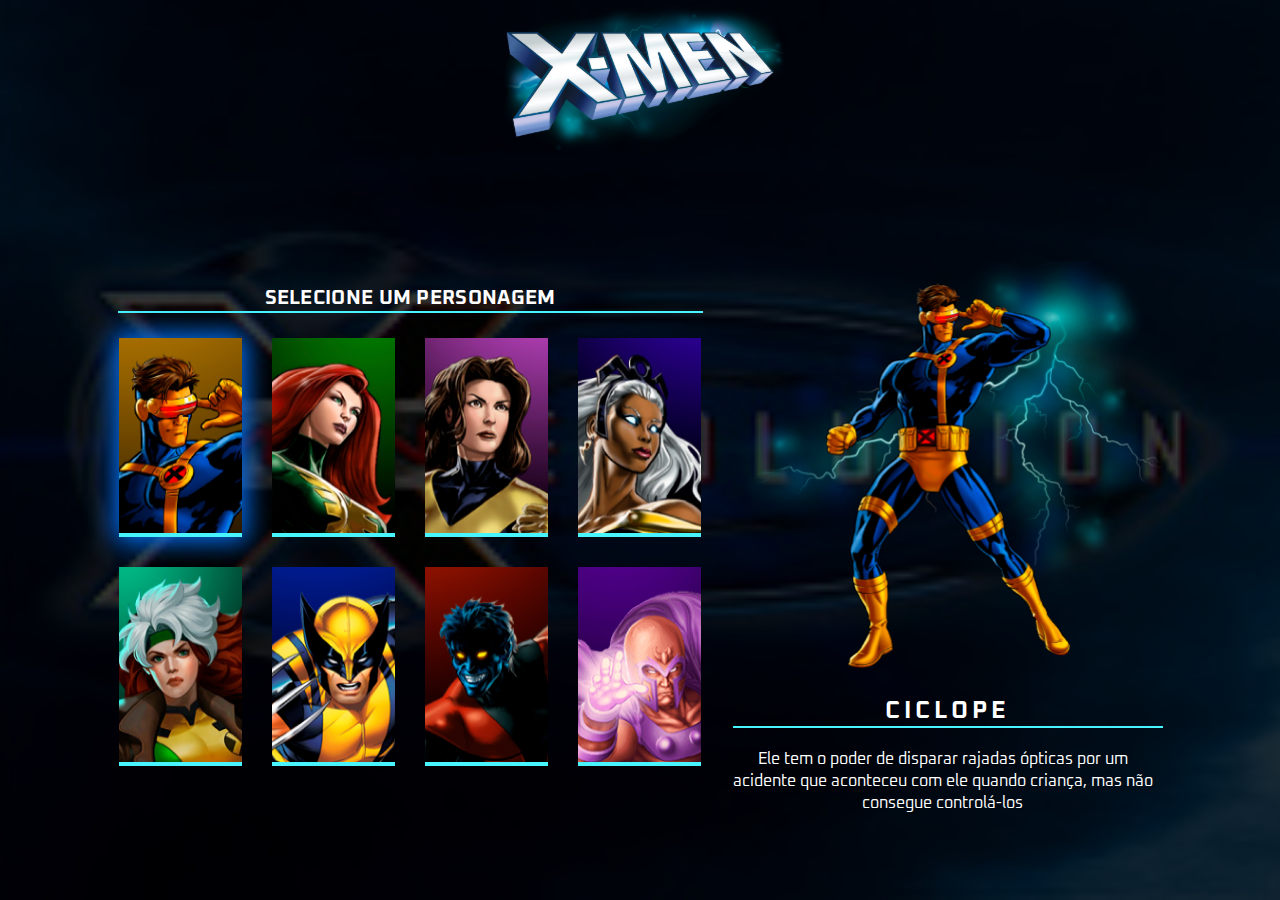
<file: x-men/index.html>
<!DOCTYPE html>
<html lang="pt-BR">
  <head>
    <meta charset="UTF-8" />
    <meta name="viewport" content="width=device-width, initial-scale=1.0" />
    <title>Projeto X-Men - Semana do Zero Ao Programador Contratado</title>

    <link rel="preconnect" href="https://fonts.googleapis.com" />
    <link rel="preconnect" href="https://fonts.gstatic.com" crossorigin />
    <link
      href="https://fonts.googleapis.com/css2?family=Oxanium:wght@300;400;700&display=swap"
      rel="stylesheet"
    />

    <link rel="stylesheet" href="./src/x-men-szpc-main/x-men-szpc-main/src/css/reset.css">
    <link rel="stylesheet" href="./src/x-men-szpc-main/x-men-szpc-main/src/css/estilos.css">
    <link rel="stylesheet" href="./src/x-men-szpc-main/x-men-szpc-main/src/css/responsivo.css">
  </head>
  <body>
    <header class="cabecalho">
      <img class="logo" src="./src/x-men-szpc-main/x-men-szpc-main/src/imagens/logo.svg" alt="Logo x-men">
    </header>

    <main class="selecao-de-personagens">
      <section class="personagens">
        <h1 class="titulo">Selecione um personagem</h1>
        <ul class="lista-de-personagens">
          <li class="personagem selecionado" id="ciclope" data-name="Ciclope" data-description="Ele tem o poder de disparar rajadas ópticas por um acidente que aconteceu com ele quando criança, mas não consegue controlá-los">
            <img
              src="./src/x-men-szpc-main/x-men-szpc-main/src/imagens/card-ciclope.jpg"
              alt="Personagem Ciclope"
            />
          </li>
          <li class="personagem" id="jean-grey" data-name="Jean Grey" data-description="Jean Grey é uma mutante nível ômega e o principal avatar da Força Fênix, no qual manifesta poderes cósmicos. A telepatia e telecinese">
            <img
              src="./src/x-men-szpc-main/x-men-szpc-main/src/imagens/card-jean-grey.jpg"
              alt="Personagem Jean Grey">
          </li>
          <li class="personagem" id="lince-negra" data-name="Lince Negra" data-description="Ela tem o poder de atravessar matéria sólida,campos de energia,rajadas ópticas, continuando intacta,e também tem o poder de andar no ar">
            <img
              src="./src/x-men-szpc-main/x-men-szpc-main/src/imagens/card-lince-negra.jpg"
              alt="Personagem Lince Negra">
          </li>

          <li class="personagem" id="tempestade" data-name="Tempestade" data-description="Tem o poder de controlar as forças da natureza, muito poderosa ela pode produzir raios, chuvas, gelos, ventos, neblina, entre outros efeitos">
            <img
              src="src/x-men-szpc-main/x-men-szpc-main/src/imagens/card-tempestade.jpg"
              alt="Personagem Tempestade"
            />
          </li>

          <li class="personagem" id="vampira" data-name="Vampira" data-description="Ela tem o poder de absorver a vitalidade e memória das pessoas que toca ou no caso dos mutantes os poderes e a memória, mas só temporariamente">
            <img
              src="./src/x-men-szpc-main/x-men-szpc-main/src/imagens/card-vampira.jpg"
              alt="Personagem Vampira"
            />
          </li>

          <li class="personagem" id="wolverine" data-name="Wolverine" data-description="Poderes. Garras Metálicas. Fator de Cura Regenerativo, Super Agilidade.">
            <img
              src="./src/x-men-szpc-main/x-men-szpc-main/src/imagens/card-wolverine.jpg"
              alt="Personagem Wolverine"
            />
          </li>

          <li class="personagem" id="noturno" data-name="Noturno" data-description="Ele é um mutante que nasceu com cauda, orelhas pontudas e com o poder de se Teletransportar">
            <img
              src="./src/x-men-szpc-main/x-men-szpc-main/src/imagens/card-noturno.jpg"
              alt="Personagem Noturno"
            />
          </li>

          <li class="personagem" id="magneto" data-name="Magneto" data-description="Ele tem o poder de magnetocinese, ou seja, controlar objetos de metal e criar campos magnéticos">
            <img
              src="./src/x-men-szpc-main/x-men-szpc-main/src/imagens/card-magneto.jpg"
              alt="Personagem Magneto"
            />
          </li>
        </ul>
      </section>
      <section class="personagem-selecionado">
        <img
          class="personagem-grande"
          src="./src/x-men-szpc-main/x-men-szpc-main/src/imagens/card-ciclope.png"
          alt="Personagem Selecionado"
        />

        <div class="informacoes-personagem">
          <h2 class="nome-personagem" id="nome-personagem">Ciclope</h2>
          <p class="descricao-personagem" id="descricao-personagem">
            Ele tem o poder de disparar rajadas ópticas por um acidente que
            aconteceu com ele quando criança, mas não consegue controlá-los
          </p>
        </div>
      </section>
    </main>
    <script src="./src/x-men-szpc-main/x-men-szpc-main/src/js/index.js"></script>
  </body>
</html>
</file>
<file: x-men/src/x-men-szpc-main/x-men-szpc-main/src/css/estilos.css>
body {
	font-family: "Oxanium", cursive;
	background-color: hsl(0, 0%, 0%);
	color: #ffffff;
}

body::before{
    content: "";
    background-image: url(../imagens/X-Men_Evolution_logo.jpg);
    background-repeat: no-repeat;
    background-size: cover;
    background-position: center;
    width: 100%;
    height: 100%;
    position:absolute;
    z-index: -1;
    opacity: 0.2;
}

.cabecalho{
	display: flex;
	justify-content: center;
}

.selecao-de-personagens{
	display: flex;
	align-items: center;
	gap: 30px;
    min-height: calc(100vh - 152px);
    justify-content: center;
}

.selecao-de-personagens .lista-de-personagens{
	display: flex;
	flex-wrap: wrap;
	gap: 30px;
	justify-content: center;
}

.selecao-de-personagens .personagens{
	display: flex;
	flex-direction: column;
	align-items: center;
	max-width: 585px;
	gap: 25px;
}

.selecao-de-personagens .personagens .titulo {
	font-size: 20px;
	letter-spacing: 0.3px;
	text-transform: uppercase;
	border-bottom: 2px solid #47f4ff;
	width: 100%;
	text-align: center;
}

.lista-de-personagens .personagem {
	border-bottom: 4px solid #47f4ff;
}

.lista-de-personagens .personagem img {
	width: 100%;
	height: 100%;
}

.lista-de-personagens .personagem.selecionado {
	box-shadow: 0px 0px 24px 5px #0271f7;
}

.personagem-selecionado {
    text-align: center;
    max-height: 530px;
}

.personagem-selecionado .personagem-grande{
    width: 430px;
    height: 430px;
}

.personagem-selecionado .nome-personagem{
    border-bottom: 2px solid #47f4ff;
    letter-spacing: 4px;
    text-transform: uppercase;
}

.personagem-selecionado .descricao-personagem{
    font-size: 16px;
    line-height: 22px;
    text-align: center;
    margin-top: 20px;
    width: 420px;
}
</file>
<file: x-men/src/x-men-szpc-main/x-men-szpc-main/src/css/responsivo.css>
@media (max-width: 1120px){
    .cabecalho .logo{
        max-width: 190px;
    }

    .selecao-de-personagens{
        flex-direction: column-reverse;
        max-width: 430px;
        margin: 0 auto;
    }

    .selecao-de-personagens .personagens{
        margin-top: 37px;
    }

    .selecao-de-personagens .personagens .titulo{
        font-size: 15px;
    }

    .selecao-de-personagens .lista-de-personagens{
        gap: 9px
    }

    .selecao-de-personagens .personagem img{
        width: 80px;
    }

    .personagem-selecionado .personagem-grande{
        width: 350px;
        height: 350px;
    }

    .personagem-selecionado .descricao-personagem{
        width: 80%;
        font-size: 16px;
        margin: 20px auto;
    }

}
</file>
